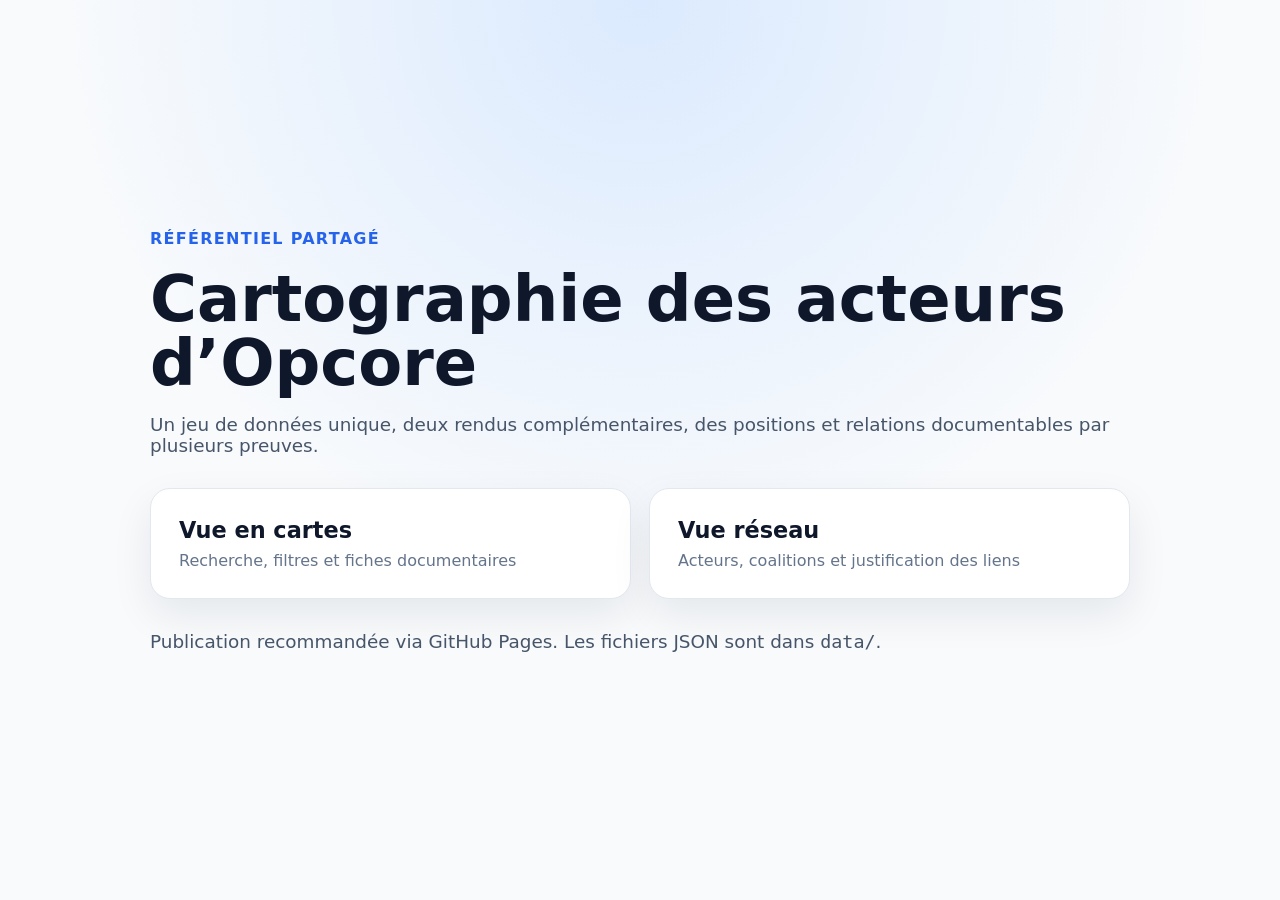
<file: index.html>
<!doctype html><html lang="fr"><head><meta charset="utf-8"><meta name="viewport" content="width=device-width,initial-scale=1"><title>Opcore</title><link rel="stylesheet" href="assets/css/common.css"></head><body><main class="landing"><div class="hero"><span class="eyebrow">Référentiel partagé</span><h1>Cartographie des acteurs d’Opcore</h1><p>Un jeu de données unique, deux rendus complémentaires, des positions et relations documentables par plusieurs preuves.</p><div class="choices"><a class="choice" href="apps/cards/"><strong>Vue en cartes</strong><span>Recherche, filtres et fiches documentaires</span></a><a class="choice" href="apps/network/"><strong>Vue réseau</strong><span>Acteurs, coalitions et justification des liens</span></a></div><p class="notice">Publication recommandée via GitHub Pages. Les fichiers JSON sont dans <code>data/</code>.</p></div></main></body></html>
</file>
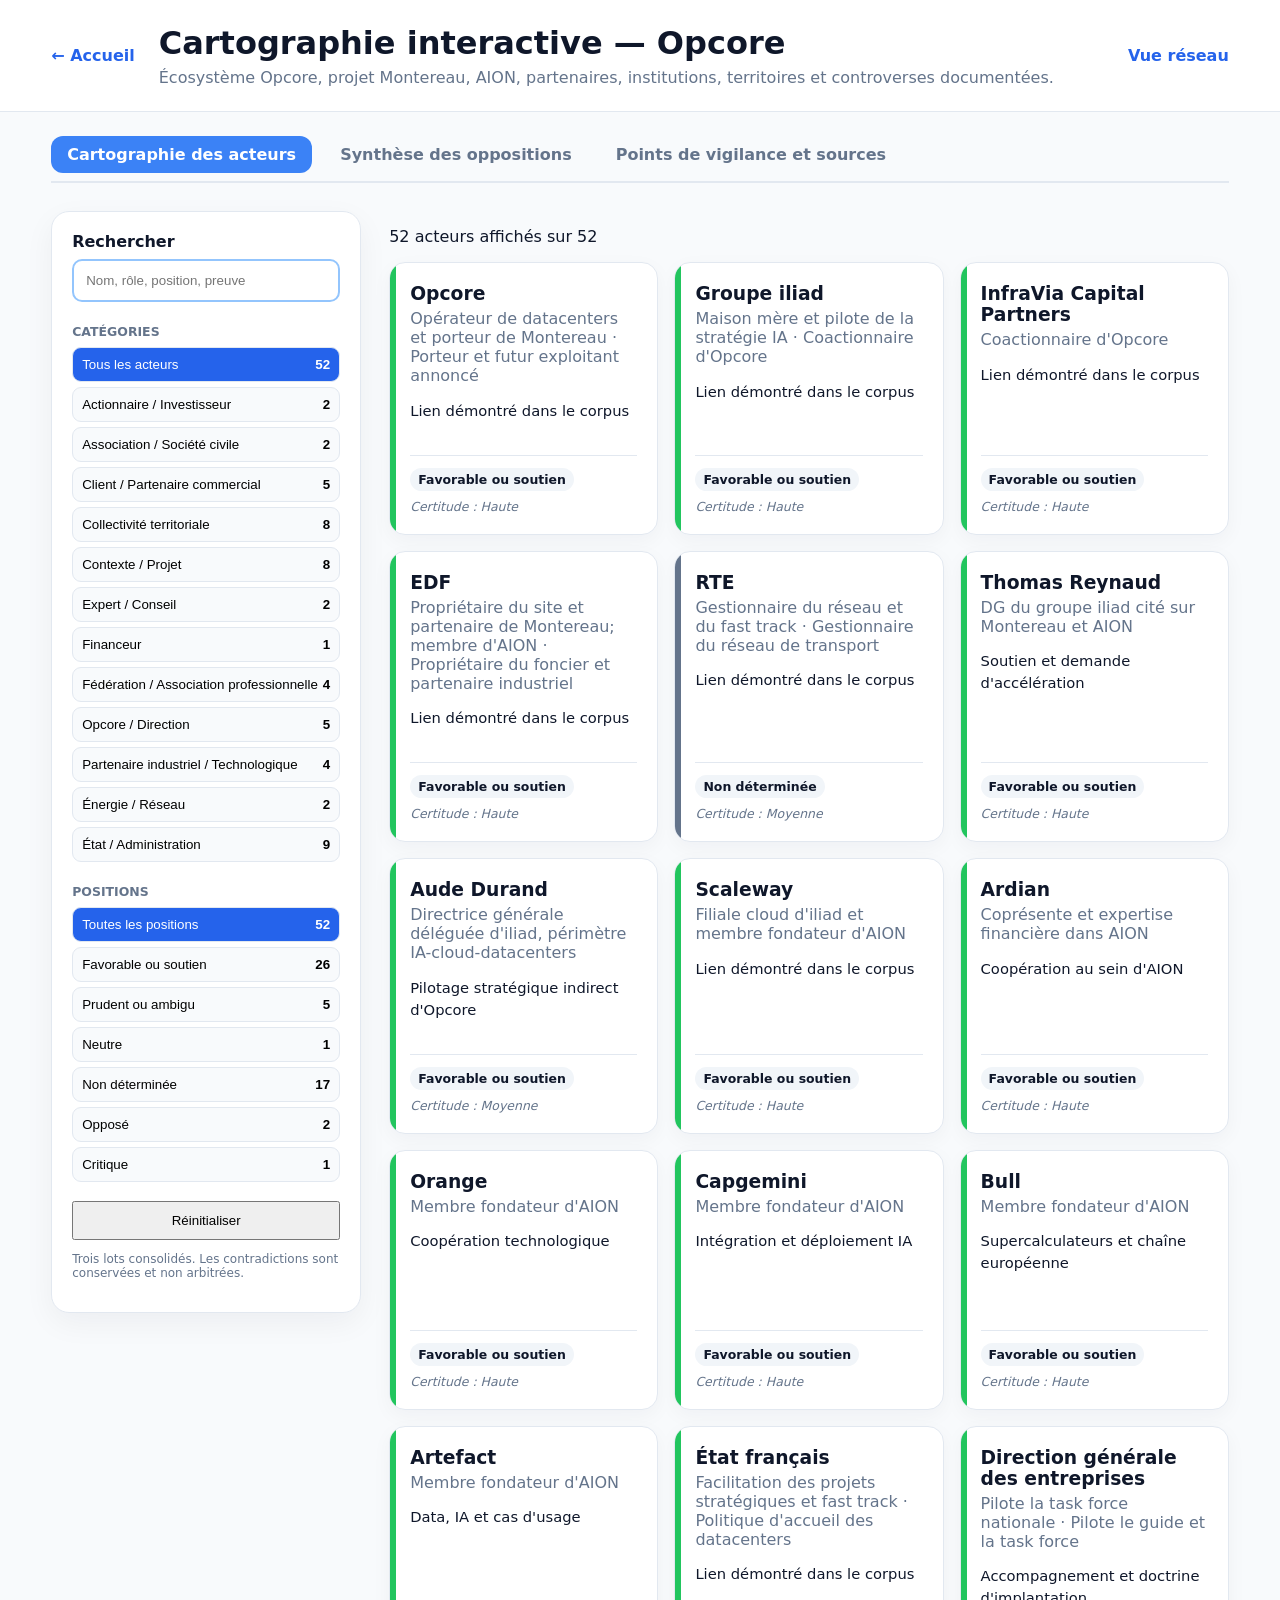
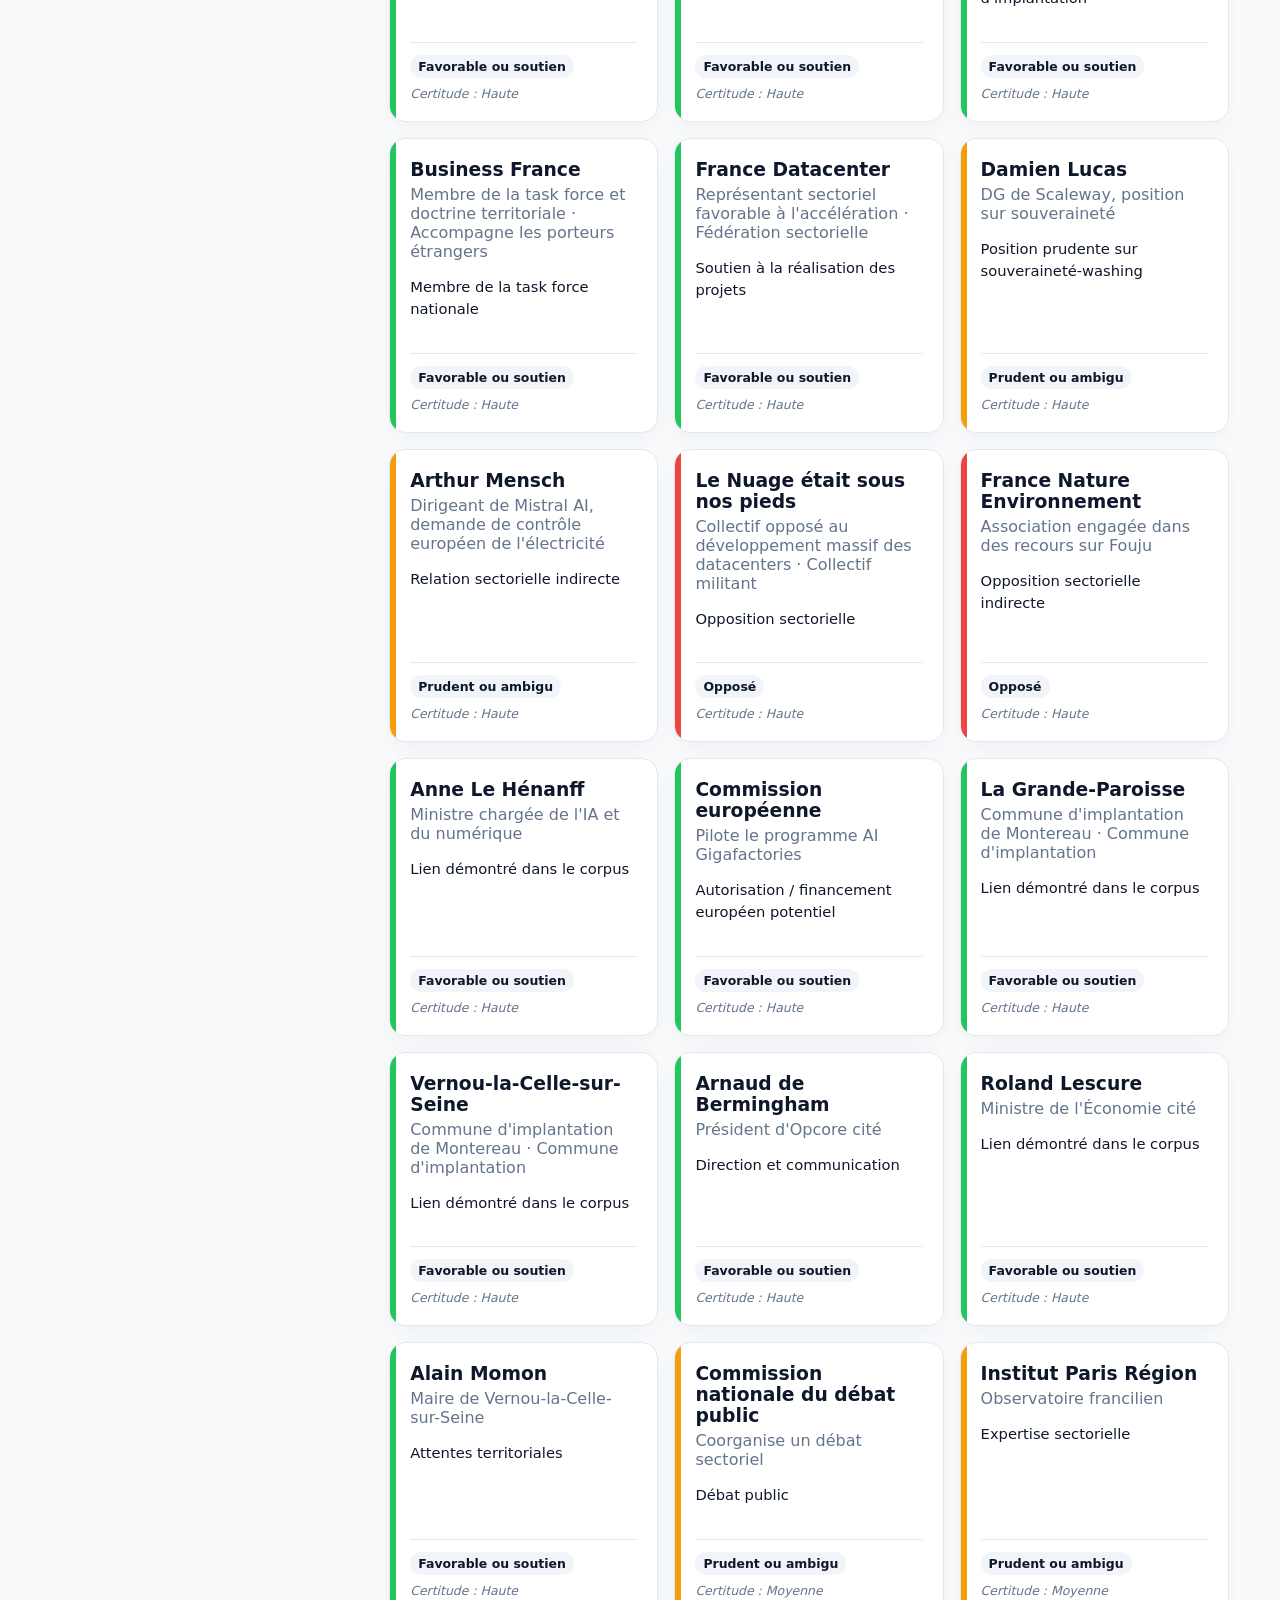
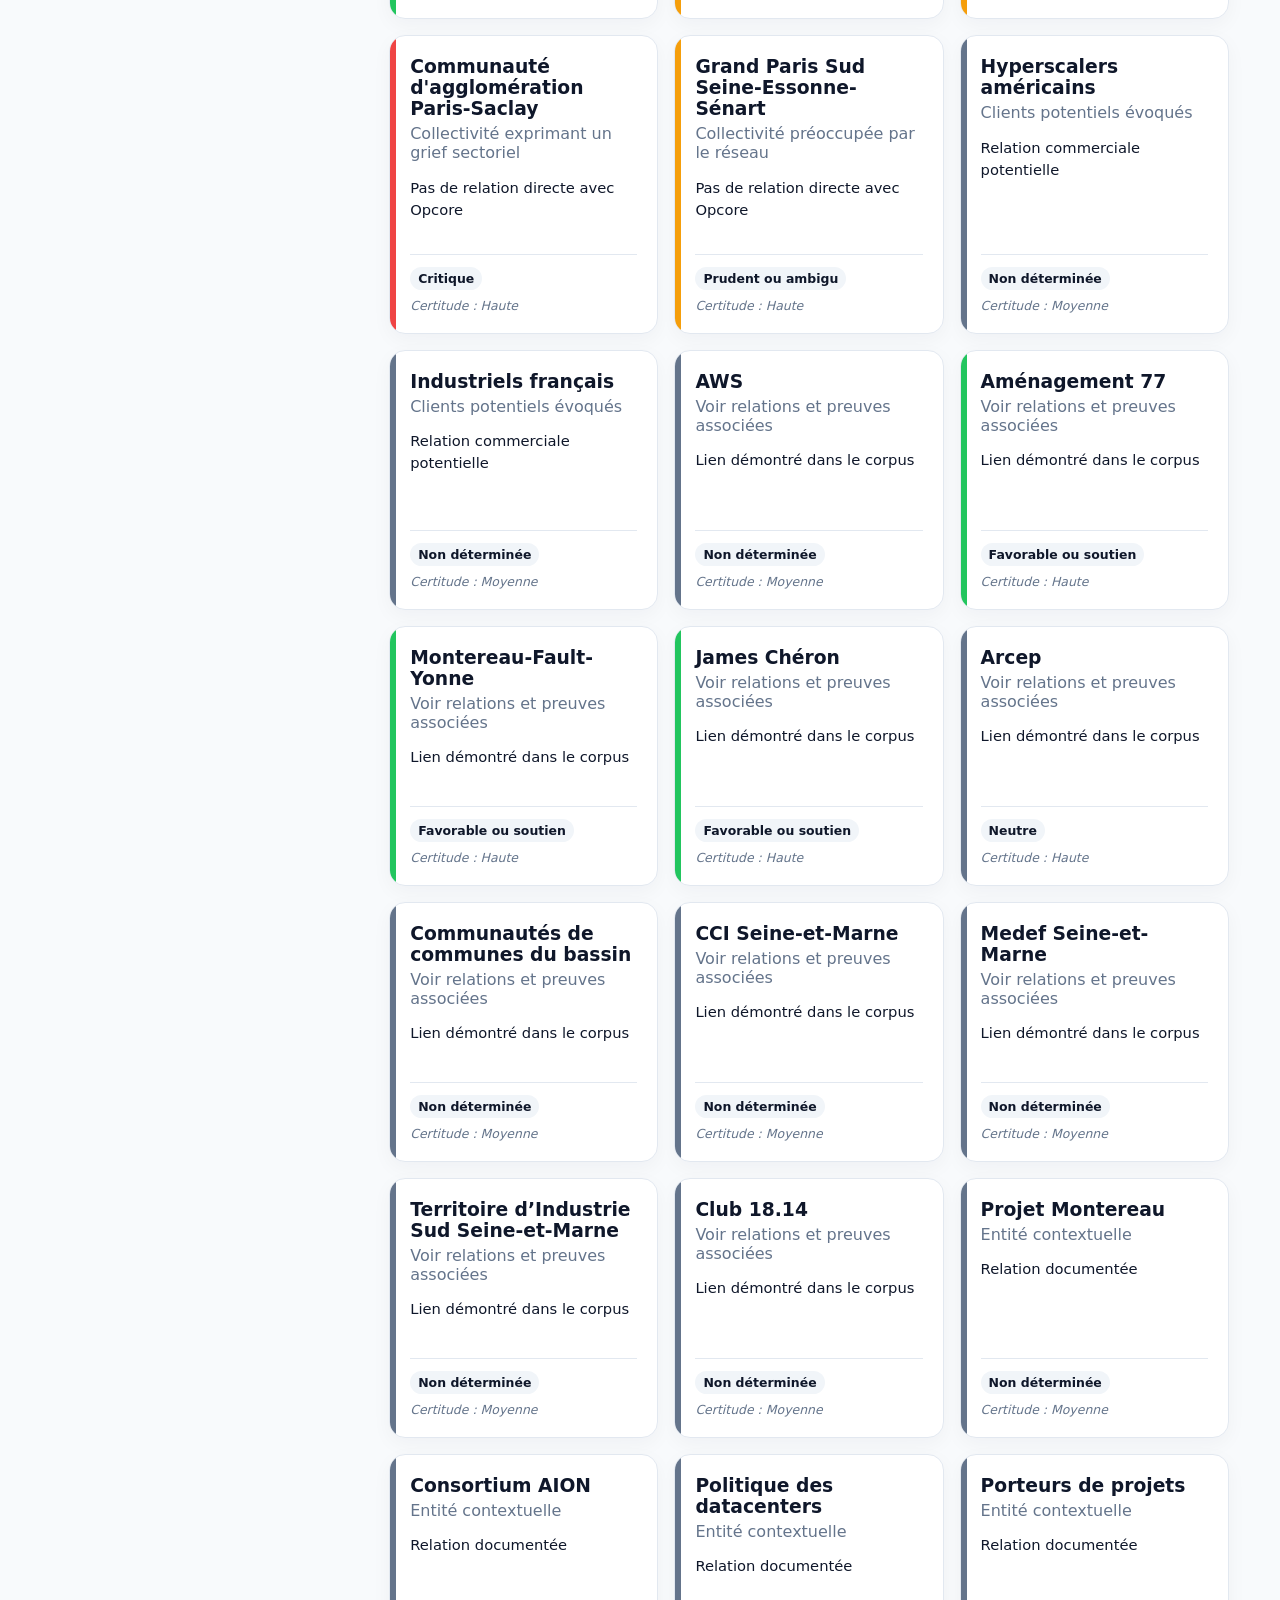
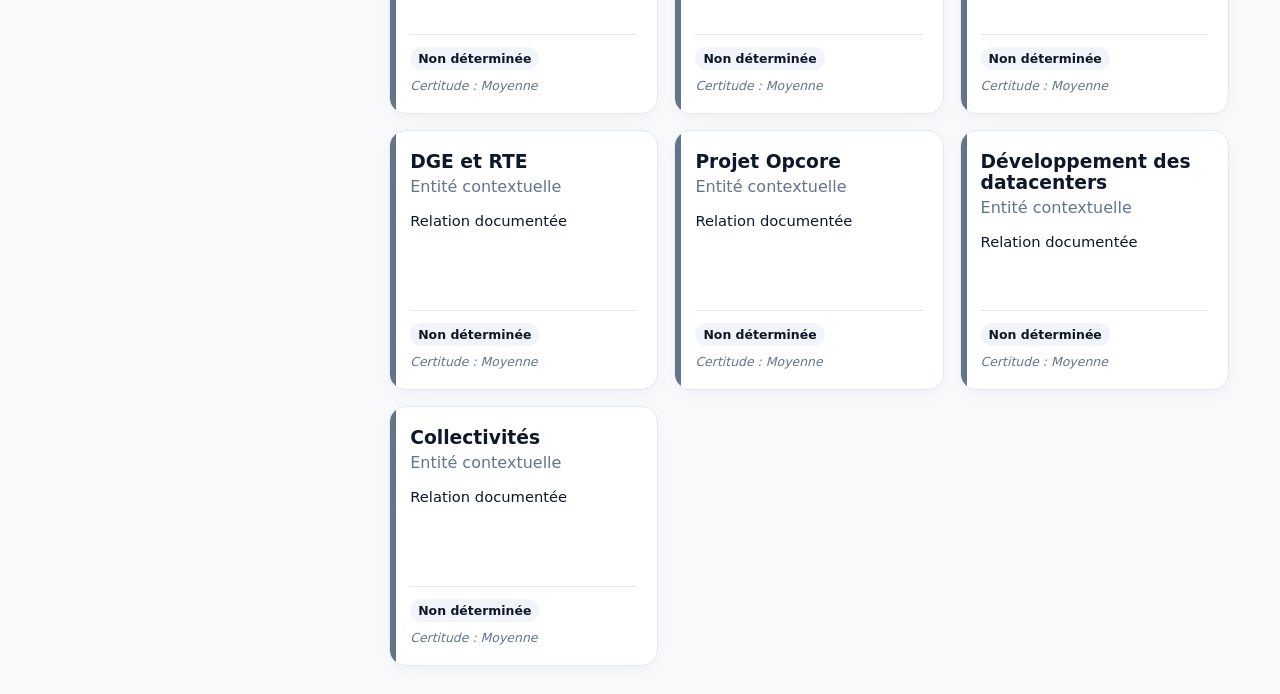
<file: apps/cards/index.html>
<!doctype html><html lang="fr"><head><meta charset="utf-8"><meta name="viewport" content="width=device-width,initial-scale=1"><title>Vue en cartes — Opcore</title><link rel="stylesheet" href="../../assets/css/cards.css?v=20261006-tabs"></head><body><header><a href="../../">← Accueil</a><div><h1 id="title"></h1><p id="subtitle"></p></div><a class="switch" href="../network/">Vue réseau</a></header>
<nav class="tabs" role="tablist" aria-label="Navigation de la vue cartes">
  <button id="tab-button-carto" class="tab-btn active" type="button" role="tab" data-tab="carto" aria-controls="tab-carto" aria-selected="true">Cartographie des acteurs</button>
  <button id="tab-button-griefs" class="tab-btn" type="button" role="tab" data-tab="griefs" aria-controls="tab-griefs" aria-selected="false" tabindex="-1">Synthèse des oppositions</button>
  <button id="tab-button-vigilance" class="tab-btn" type="button" role="tab" data-tab="vigilance" aria-controls="tab-vigilance" aria-selected="false" tabindex="-1">Points de vigilance et sources</button>
</nav>
<section id="tab-carto" class="tab-content active" role="tabpanel" aria-labelledby="tab-button-carto">
<main class="layout"><aside><label>Rechercher<input id="search" type="search" placeholder="Nom, rôle, position, preuve"></label><section><h2>Catégories</h2><div id="categories"></div></section><section><h2>Positions</h2><div id="stances"></div></section><button id="reset">Réinitialiser</button><p class="data-notice" id="notice"></p></aside><section><p id="count"></p><div id="grid" class="grid"></div></section></main></section>
<section id="tab-griefs" class="tab-content editorial-tab" role="tabpanel" aria-labelledby="tab-button-griefs" hidden>
  <article class="list-card"><h2>Synthèse des oppositions</h2><p id="griefs-intro"></p></article>
  <div id="griefs-grid" class="griefs-grid"></div>
</section>
<section id="tab-vigilance" class="tab-content editorial-tab" role="tabpanel" aria-labelledby="tab-button-vigilance" hidden>
  <article class="list-card"><h2>Points de vigilance majeurs</h2><p id="vigilance-count" class="muted"></p><div id="vigilance-list"></div></article>
  <article class="list-card"><h2>Sources répertoriées</h2><p id="sources-count" class="muted"></p><div id="sources-list"></div></article>
</section>
<dialog id="dialog"><button class="close" aria-label="Fermer">×</button><div id="detail"></div></dialog><script type="module" src="../../assets/js/cards.js?v=20261006-tabs"></script></body></html>
</file>
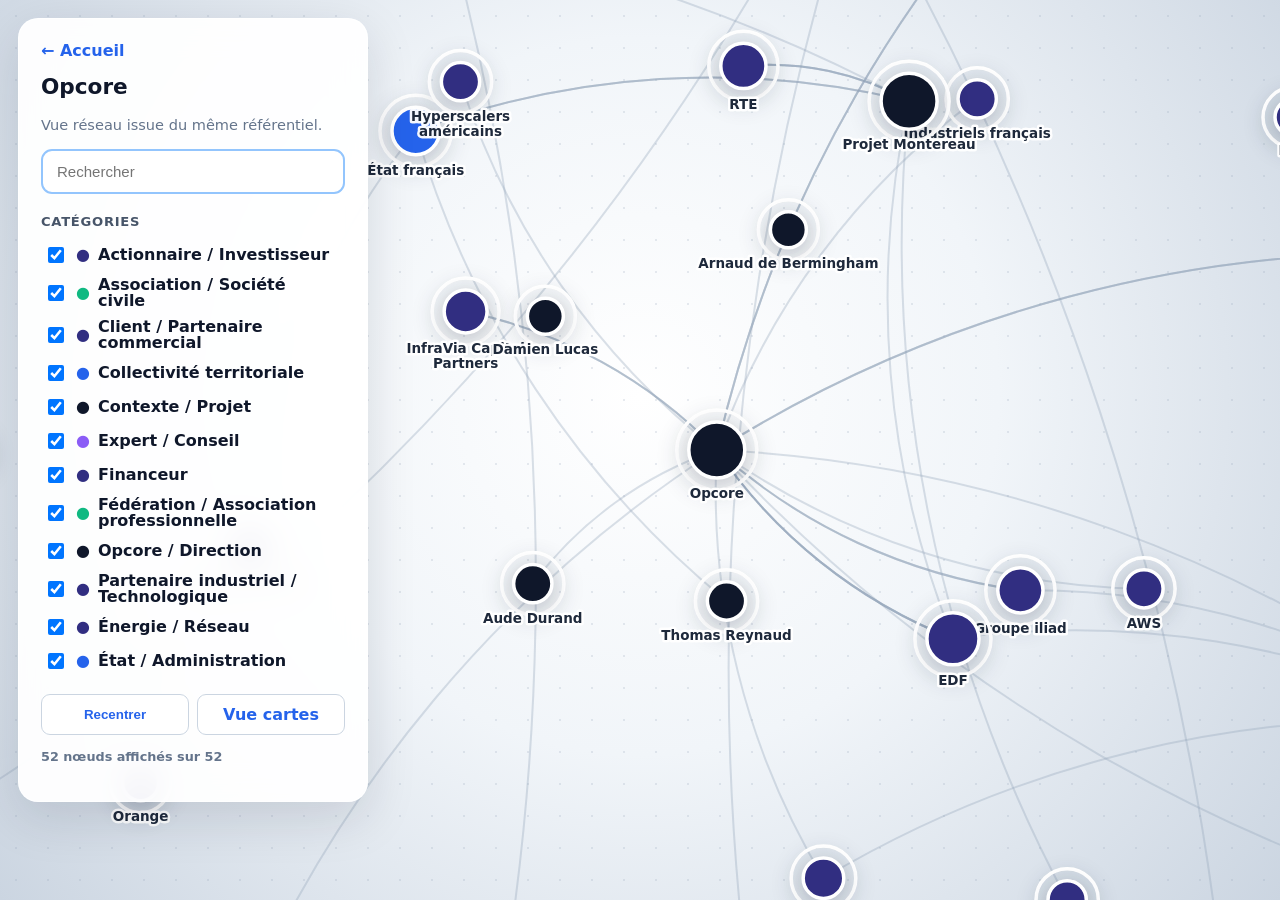
<file: apps/network/index.html>
<!doctype html><html lang="fr"><head><meta charset="utf-8"><meta name="viewport" content="width=device-width,initial-scale=1"><title>Vue réseau — Opcore</title><link rel="stylesheet" href="../../assets/css/network.css"></head><body><div id="app"><svg id="svg"></svg><aside class="left"><a href="../../">← Accueil</a><h1>Opcore</h1><p>Vue réseau issue du même référentiel.</p><input id="search" type="search" placeholder="Rechercher"><h2>Catégories</h2><div id="filters"></div><div class="buttons"><button id="center">Recentrer</button><a href="../cards/">Vue cartes</a></div><p id="count"></p></aside><aside id="panel" class="right"><button id="close">×</button><div id="details"></div></aside><div id="tip"></div></div><script type="module" src="../../assets/js/network.js"></script></body></html>
</file>
<file: assets/css/common.css>
*{box-sizing:border-box}body{margin:0;font-family:Inter,system-ui,-apple-system,"Segoe UI",sans-serif;background:#f8fafc;color:#0f172a}a{color:inherit}.landing{min-height:100vh;display:grid;place-items:center;padding:32px;background:radial-gradient(circle at top,#dbeafe,#f8fafc 52%)}.hero{max-width:980px}.eyebrow{color:#2563eb;font-weight:800;text-transform:uppercase;letter-spacing:.08em}.hero h1{font-size:clamp(2.2rem,5vw,4.6rem);line-height:1;margin:.3em 0}.hero p{font-size:1.15rem;color:#475569}.choices{display:grid;grid-template-columns:repeat(2,minmax(0,1fr));gap:18px;margin:32px 0}.choice{display:flex;flex-direction:column;gap:8px;text-decoration:none;background:white;padding:28px;border-radius:20px;border:1px solid #e2e8f0;box-shadow:0 16px 40px rgba(15,23,42,.08);transition:.2s}.choice:hover{transform:translateY(-4px);border-color:#60a5fa}.choice strong{font-size:1.4rem}.choice span,.notice{color:#64748b}@media(max-width:700px){.choices{grid-template-columns:1fr}}
</file>
<file: assets/css/cards.css>
:root{--blue:#2563eb;--border:#e2e8f0}*{box-sizing:border-box}body{margin:0;font-family:Inter,system-ui,sans-serif;background:#f8fafc;color:#0f172a}header{display:flex;align-items:center;gap:24px;padding:24px 4vw;background:white;border-bottom:1px solid var(--border)}header div{flex:1}header h1{margin:0 0 6px}header p{margin:0;color:#64748b}.switch,header>a{color:var(--blue);font-weight:700;text-decoration:none}.layout{display:grid;grid-template-columns:310px 1fr;gap:28px;padding:28px 4vw}aside{position:sticky;top:18px;align-self:start;background:white;border:1px solid var(--border);border-radius:18px;padding:20px;box-shadow:0 10px 30px #0f172a0d}label{font-weight:800}input{width:100%;margin-top:8px;padding:12px;border:2px solid #93c5fd;border-radius:10px}aside h2{font-size:.78rem;text-transform:uppercase;color:#64748b;margin:22px 0 8px}.filter{width:100%;display:flex;justify-content:space-between;margin:5px 0;padding:9px;border:1px solid var(--border);background:#f8fafc;border-radius:9px;cursor:pointer}.filter.active{background:var(--blue);color:white}#reset{width:100%;padding:10px;margin-top:14px}.data-notice{font-size:.75rem;color:#64748b}.grid{display:grid;grid-template-columns:repeat(auto-fill,minmax(245px,1fr));gap:16px}.card{position:relative;display:flex;flex-direction:column;background:white;border:1px solid var(--border);border-radius:16px;padding:20px;min-height:260px;box-shadow:0 6px 20px #0f172a0a;cursor:pointer;overflow:hidden;transition:transform .2s,box-shadow .2s}.card:before{content:"";position:absolute;inset:0 auto 0 0;width:6px;background:var(--stance)}.card:hover{transform:translateY(-3px);box-shadow:0 12px 30px #0f172a14}.card h3{margin:0 0 5px}.role,.muted{color:#64748b}.position{font-size:.92rem;line-height:1.5;flex:1}.footer{display:flex;flex-direction:column;align-items:flex-start;gap:8px;margin-top:18px;padding-top:12px;border-top:1px solid var(--border);font-size:.78rem}.badge{display:inline-flex;padding:4px 8px;border-radius:999px;background:#f1f5f9;font-weight:800}.footer span:last-child{display:block;color:#64748b;font-style:italic}dialog{width:min(760px,calc(100% - 28px));border:0;border-radius:20px;padding:28px;box-shadow:0 30px 80px #0f172a55}dialog::backdrop{background:#0f172a99}.close{float:right;border:0;background:#e2e8f0;border-radius:50%;width:34px;height:34px}.proof{padding:12px;margin:10px 0;background:#f8fafc;border-left:4px solid var(--blue);border-radius:8px}.relation{padding:12px;border:1px solid var(--border);border-radius:10px;margin:8px 0}.relation button{border:0;background:none;color:var(--blue);font-weight:800;cursor:pointer}@media(max-width:850px){.layout{grid-template-columns:1fr}aside{position:static}header{align-items:flex-start;flex-wrap:wrap}}

/* Onglets et synthèses : ajout isolé, styles des cartes et du réseau conservés. */
.tabs{display:flex;flex-wrap:wrap;gap:12px;margin:24px 4vw 0;border-bottom:2px solid var(--border);padding-bottom:8px}
.tab-btn{border:0;border-radius:12px;padding:9px 16px;background:transparent;color:#64748b;font:inherit;font-weight:700;cursor:pointer;transition:.2s}
.tab-btn:hover{background:var(--border);color:#0f172a}.tab-btn.active{background:#3b82f6;color:#fff}.tab-btn:focus-visible{outline:3px solid #93c5fd;outline-offset:2px}
.tab-content[hidden]{display:none!important}.tab-content.active{display:block}.editorial-tab{padding:28px 4vw}
.griefs-grid{display:grid;grid-template-columns:repeat(auto-fit,minmax(min(380px,100%),1fr));gap:24px}
.grief-card,.list-card{border:1px solid var(--border);border-radius:12px;padding:28px;background:#fff;box-shadow:0 4px 6px -1px #0000000d,0 2px 4px -2px #0000000d;min-width:0}
.grief-card h2,.list-card h2{margin:0 0 16px}.grief-card h2{font-size:1.25rem}.grief-card p{margin:0;color:#334155;line-height:1.65}.list-card{margin-bottom:24px}
.vigilance-item,.source-item{padding:16px 0;border-bottom:1px solid var(--border)}.vigilance-item:last-child,.source-item:last-child{border-bottom:0}
.vigilance-item h3,.source-item h3{margin:0 0 6px;font-size:1rem}.vigilance-item p{margin:6px 0;color:#475569;line-height:1.6}
.source-meta,.vigilance-meta{color:#64748b;font-size:.8rem}.source-link,.editorial-tab a{color:#1d4ed8}.source-link{font-weight:700}
.source-status{display:inline-flex;margin-top:7px;border-radius:999px;padding:3px 8px;background:#fef3c7;color:#92400e;font-size:.75rem;font-weight:700}
.editorial-tab .proof,.editorial-tab .source-item{overflow-wrap:anywhere}.editorial-tab .proof{line-height:1.5}.editorial-tab .proof small{display:block;margin-top:6px}
@media(max-width:650px){.tab-btn{flex:1 1 100%}.grief-card,.list-card{padding:20px}}
</file>
<file: assets/css/network.css>
*{box-sizing:border-box}body{margin:0;font-family:Inter,system-ui,-apple-system,"Segoe UI",sans-serif;overflow:hidden;color:#0f172a}#app{width:100vw;height:100vh;background:radial-gradient(circle at 50% 44%,#fff 0,#f1f5f9 44%,#cbd5e1 100%);position:relative}#app:before{content:"";position:absolute;inset:0;background-image:radial-gradient(#94a3b8 1px,transparent 1px);background-size:32px 32px;opacity:.22;pointer-events:none}svg{position:relative;width:100%;height:100%;cursor:grab}.left,.right{position:absolute;top:18px;background:#fffffff0;backdrop-filter:blur(16px);border:1px solid #ffffffcc;border-radius:20px;box-shadow:0 16px 50px #0f172a22;padding:22px;z-index:5}.left{left:18px;width:350px;max-height:calc(100vh - 36px);overflow:auto}.right{right:18px;width:430px;max-height:calc(100vh - 36px);overflow:auto;transform:translateX(120%);opacity:0;pointer-events:none;transition:transform .3s,opacity .3s}.right.active{transform:none;opacity:1;pointer-events:auto}.left>a{color:#2563eb;font-weight:750;text-decoration:none}.left h1{font-size:1.35rem;margin:14px 0 4px}.left>p{color:#64748b;font-size:.91rem;line-height:1.45}.left input{width:100%;padding:12px 14px;border:2px solid #93c5fd;border-radius:11px;font-size:.94rem}.left h2{font-size:.82rem;text-transform:uppercase;letter-spacing:.055em;color:#475569;margin:20px 0 9px}.check{display:grid;grid-template-columns:20px 14px minmax(0,1fr);align-items:center;column-gap:8px;min-height:34px;padding:5px 7px;border-radius:8px;font-size:.94rem;font-weight:600;line-height:1.25}.check:hover{background:#f1f5f9}.check input{width:16px;height:16px;margin:0}.check span{font-size:1rem;line-height:1}.buttons{display:flex;gap:8px;margin-top:16px}.buttons button,.buttons a{flex:1;padding:10px;text-align:center;border:1px solid #cbd5e1;border-radius:9px;background:white;text-decoration:none;color:#2563eb;font-weight:750}.right>button{float:right;border:0;border-radius:50%;width:34px;height:34px;font-size:1.1rem}.node{cursor:pointer;transition:opacity .22s}.node circle{stroke:#fff;stroke-width:3.5;filter:drop-shadow(0 5px 9px #0f172a3b);transition:transform .22s,filter .22s,stroke .22s,stroke-width .22s}.node text{font-size:13.5px;font-weight:800;text-anchor:middle;paint-order:stroke fill;stroke:#fffffff2;stroke-width:5px;stroke-linejoin:round;fill:#1e293b;pointer-events:none;transition:font-size .22s,opacity .22s}.node:hover circle,.node.active circle{transform:scale(1.2);stroke:#0f172a;stroke-width:4.5;filter:drop-shadow(0 8px 15px #0f172a55)}.node:hover text,.node.active text{font-size:15px}.node.dimmed{opacity:.12}.link{fill:none;stroke:#94a3b8;stroke-opacity:.34;stroke-width:2;cursor:pointer;transition:stroke .2s,stroke-opacity .2s,stroke-width .2s}.link:hover,.link.active{stroke:#2563eb;stroke-opacity:.95;stroke-width:4}.link.dimmed{stroke-opacity:.035}.hidden{display:none}.proof,.relationBox{padding:12px;margin:9px 0;background:#f8fafc;border-radius:9px;border-left:4px solid #2563eb;line-height:1.45}.right a{color:#2563eb}#tip{position:absolute;display:none;z-index:20;max-width:330px;background:#0f172af2;color:white;padding:10px 13px;border-radius:10px;font-size:.84rem;line-height:1.35;pointer-events:none;box-shadow:0 12px 30px #0f172a55}#tip strong{display:block;font-size:.92rem;margin-bottom:3px}#tip small{color:#cbd5e1}#count{font-size:.8rem;font-weight:700;color:#64748b}@media(max-width:780px){.left{width:calc(100% - 36px);max-height:40vh;top:auto;bottom:18px}.right{width:calc(100% - 36px);max-height:56vh}.node text{font-size:12px}}
</file>
